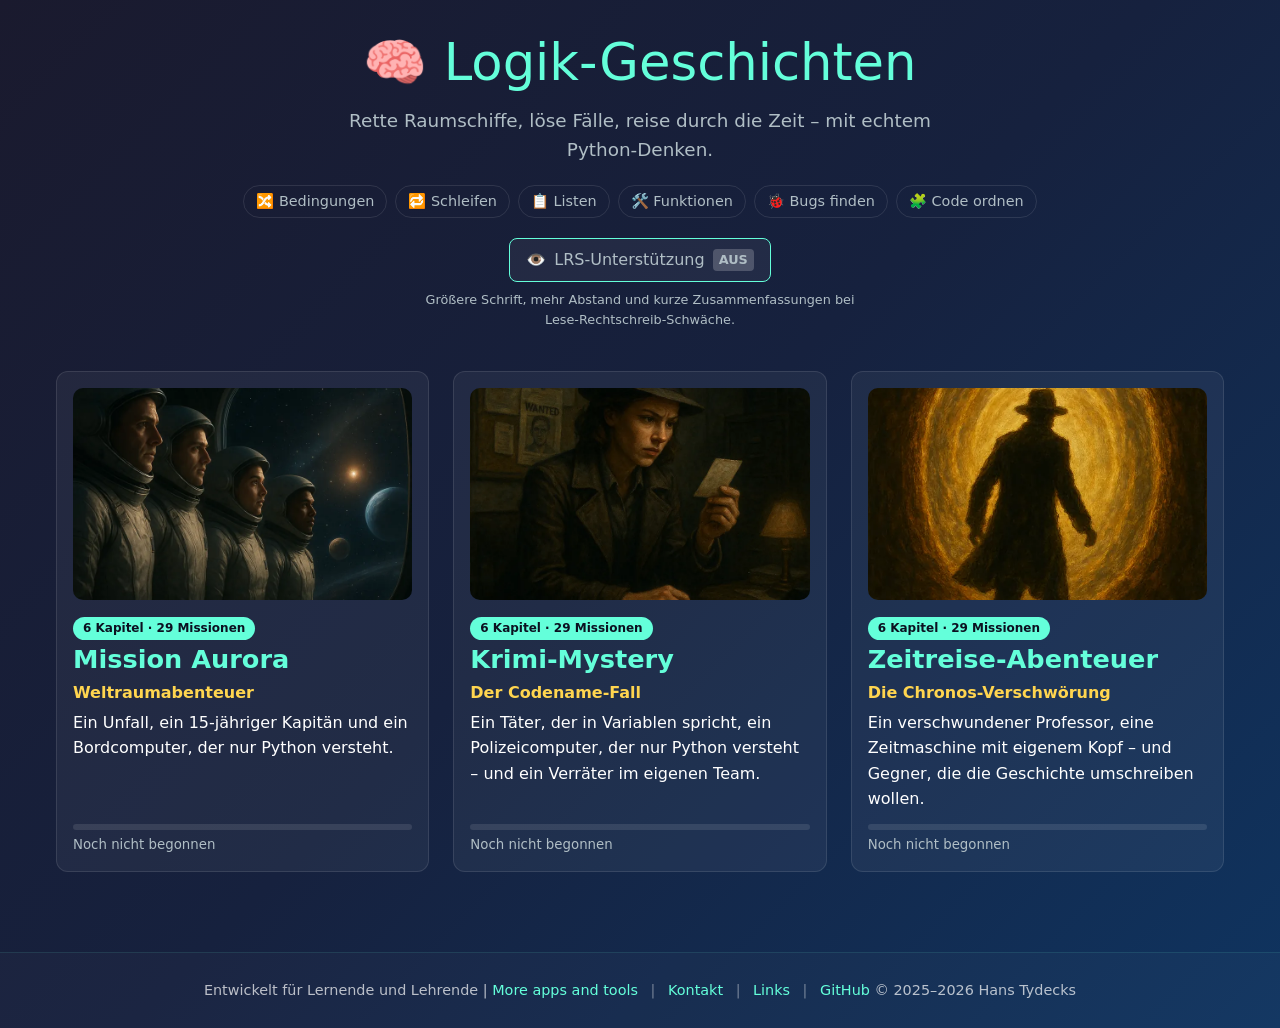
<file: index.html>
<!DOCTYPE html>
<html lang="de">
<head>
    <meta charset="UTF-8">
    <meta name="viewport" content="width=device-width, initial-scale=1.0">
    <title>Logik-Geschichten – Programmieren verstehen</title>
    <meta name="description" content="Story-Lernspiel für Programmierlogik in Python: Bedingungen, Schleifen, Listen, Funktionen, Bug-Jagd und Code-Puzzles – für Schülerinnen und Schüler ab Klasse 9.">
    <link rel="icon" type="image/png" href="favicon.png">
    <link rel="stylesheet" href="css/styles.css">
</head>
<body>
    <main class="container">
        <div id="game-container">
            <div class="home">
                <header class="selection-header">
                    <h1>🧠 Logik-Geschichten</h1>
                    <p>Spiel wird geladen…</p>
                    <noscript><p>Für dieses Spiel muss JavaScript aktiviert sein.</p></noscript>
                </header>
            </div>
        </div>
    </main>

    <footer>
        <div class="impressum">
            <p>
                Entwickelt für Lernende und Lehrende |
                <a href="https://tinfo.space/teachers/Digitale_Tools/" target="_blank" rel="noopener">More apps and tools</a>
                <a href="http://contact.tinfo.space/" id="contact-link">Kontakt</a>
                <a href="https://linktr.ee/tinfo.space" target="_blank" rel="noopener">Links</a>
                <a href="https://github.com/HansTydecks" target="_blank" rel="noopener">GitHub</a>
                © 2025–2026 Hans Tydecks
            </p>
        </div>
    </footer>

    <script type="module" src="js/main.js"></script>
</body>
</html>
</file>
<file: css/styles.css>
/* ==========================================================================
   Logik-Geschichten – Stylesheet
   Farben kommen pro Geschichte als CSS-Variablen aus js/stories.js (THEMES).
   ========================================================================== */

:root {
    --bg-gradient: linear-gradient(135deg, #1a1a2e, #16213e, #0f3460);
    --primary-color: #64ffda;
    --secondary-color: #b0bec5;
    --accent-color: #ffd54f;
    --card-bg: rgba(255, 255, 255, 0.05);
    --text-color: #ffffff;
    --border-color: #64ffda;
    --font-family: 'Segoe UI', 'Roboto', system-ui, sans-serif;
    --mono: Consolas, "Cascadia Mono", "SFMono-Regular", Menlo, "Liberation Mono", "DejaVu Sans Mono", "Courier New", monospace;
    --panel: rgba(0, 0, 0, 0.25);
    --line: rgba(255, 255, 255, 0.1);
    --good: #68d391;
    --bad: #fc8181;
    --warn: #f6ad55;
    --code-bg: #0b1020;
    --radius: 12px;
    color-scheme: dark;
}

* { margin: 0; padding: 0; box-sizing: border-box; }
[hidden] { display: none !important; }

html { background: #10131c; }

body {
    font-family: var(--font-family);
    background: var(--bg-gradient);
    color: var(--text-color);
    min-height: 100vh;
    display: flex;
    flex-direction: column;
    line-height: 1.6;
}

a { color: var(--primary-color); }
code { font-family: var(--mono); }
img { max-width: 100%; display: block; }
h1, h2, h3, h4 { line-height: 1.25; }
h1:focus, h2:focus { outline: none; }

.container {
    width: 100%;
    max-width: 1200px;
    margin: 0 auto;
    flex: 1 0 auto;
    padding: 20px 16px 40px;
}

.muted { color: var(--secondary-color); }
.small { font-size: 0.85em; }

:focus-visible { outline: 2px solid var(--accent-color); outline-offset: 2px; }

/* ---------- Buttons ---------- */
button { font: inherit; color: inherit; }

.btn, .primary, .ghost {
    display: inline-flex;
    align-items: center;
    justify-content: center;
    gap: 6px;
    padding: 10px 20px;
    border-radius: 8px;
    border: 1px solid var(--border-color);
    background: var(--card-bg);
    color: var(--primary-color);
    font: inherit;
    font-weight: 600;
    text-decoration: none;
    cursor: pointer;
    transition: transform 0.15s ease, background 0.15s ease, box-shadow 0.15s ease;
    min-height: 44px;
}
.btn:hover, .primary:hover, .ghost:hover { transform: translateY(-1px); background: rgba(255, 255, 255, 0.08); }
.primary, .btn.primary { background: var(--primary-color); color: #0b1020; border-color: var(--primary-color); }
.primary:hover, .btn.primary:hover { background: var(--primary-color); filter: brightness(1.1); }
.ghost { background: transparent; border-color: var(--line); color: var(--text-color); }
.ghost.small { padding: 6px 12px; min-height: 36px; font-size: 0.85em; font-weight: 400; }
.btn.big { padding: 14px 28px; font-size: 1.1em; }
button:disabled { opacity: 0.5; cursor: default; transform: none !important; }

/* ---------- Startseite ---------- */
.home { animation: fadeInUp 0.6s ease-out; }
.selection-header { text-align: center; margin: 10px 0 40px; }
.selection-header h1 {
    font-size: clamp(2.2em, 6vw, 3.2em);
    color: var(--primary-color);
    font-weight: 300;
    margin-bottom: 12px;
}
.selection-header > p { font-size: 1.15em; color: var(--secondary-color); max-width: 640px; margin: 0 auto; }
.skills { list-style: none; display: flex; flex-wrap: wrap; justify-content: center; gap: 8px; margin: 20px 0; }
.skills li { padding: 4px 12px; border: 1px solid var(--line); border-radius: 20px; font-size: 0.9em; color: var(--secondary-color); }

.stories-grid {
    display: grid;
    grid-template-columns: repeat(auto-fit, minmax(min(100%, 320px), 1fr));
    gap: 24px;
}
.story-card {
    background: var(--card-bg);
    border-radius: var(--radius);
    padding: 16px;
    border: 1px solid var(--line);
    text-decoration: none;
    color: inherit;
    display: flex;
    flex-direction: column;
    transition: transform 0.25s ease, border-color 0.25s ease, box-shadow 0.25s ease;
}
.story-card:hover { transform: translateY(-4px); border-color: var(--primary-color); box-shadow: 0 8px 25px rgba(0, 0, 0, 0.35); }
.story-image { aspect-ratio: 16 / 10; border-radius: 10px; overflow: hidden; margin-bottom: 14px; background: #000; }
.story-image img { width: 100%; height: 100%; object-fit: cover; transition: transform 0.3s ease; }
.story-card:hover .story-image img { transform: scale(1.04); }
.story-info { display: flex; flex-direction: column; gap: 4px; flex: 1; }
.story-info h3 { font-size: 1.6em; color: var(--primary-color); }
.story-subtitle { color: var(--accent-color); font-weight: 600; }
.story-description { flex: 1; }
.badge { display: inline-block; font-size: 0.75em; padding: 2px 10px; border-radius: 20px; background: var(--primary-color); color: #0b1020; font-weight: 700; }
.badge.muted { background: rgba(255, 255, 255, 0.15); color: var(--secondary-color); }
.mini-progress { height: 6px; background: rgba(255, 255, 255, 0.1); border-radius: 3px; overflow: hidden; margin-top: 8px; }
.mini-progress span { display: block; height: 100%; background: var(--primary-color); }

/* ---------- LRS ---------- */
.lrs-toggle-container { margin-top: 10px; }
.lrs-button {
    display: inline-flex; align-items: center; gap: 8px;
    background: var(--card-bg); color: var(--secondary-color);
    border: 1px solid var(--border-color);
    padding: 8px 16px; border-radius: 8px; cursor: pointer; min-height: 44px;
}
.lrs-button.active { background: var(--primary-color); color: #000; }
.lrs-status { font-weight: 700; font-size: 0.8em; background: rgba(255, 255, 255, 0.2); padding: 1px 6px; border-radius: 4px; }
.lrs-description { color: var(--secondary-color); font-size: 0.8em; max-width: 460px; margin: 8px auto 0; }
.lrs-box { margin: 0 0 20px; padding: 12px 16px; border-radius: 8px; background: rgba(255, 213, 79, 0.08); border-left: 4px solid var(--accent-color); }

body.lrs { font-size: 18px; letter-spacing: 0.03em; word-spacing: 0.12em; }
body.lrs .mission-text, body.lrs .story-text { line-height: 2; text-align: left; }
body.lrs .code-block { font-size: 1.05em; }

/* ---------- Navigation ---------- */
.crumbs { font-size: 0.9em; margin-bottom: 14px; color: var(--secondary-color); }
.crumbs a { color: var(--secondary-color); text-decoration: none; }
.crumbs a:hover { color: var(--primary-color); text-decoration: underline; }

/* ---------- Übersicht ---------- */
.overview { animation: fadeInUp 0.5s ease-out; }
.ov-hero { display: grid; grid-template-columns: 220px 1fr; gap: 24px; align-items: center; margin-bottom: 24px; }
.ov-cover { width: 220px; aspect-ratio: 1; object-fit: cover; border-radius: var(--radius); border: 1px solid var(--line); }
.ov-hero h1 { font-size: clamp(1.8em, 5vw, 2.6em); color: var(--primary-color); font-weight: 400; }
.ov-actions { display: flex; flex-wrap: wrap; gap: 12px; margin-top: 16px; align-items: center; }
.prolog { background: var(--card-bg); border: 1px solid var(--line); border-radius: var(--radius); padding: 14px 20px; margin-bottom: 24px; }
.prolog summary { cursor: pointer; font-weight: 600; color: var(--accent-color); }
.prolog p { margin-top: 10px; max-width: 75ch; }

.ov-grid { display: grid; grid-template-columns: 1fr 300px; gap: 24px; align-items: start; }
.chapters { display: grid; gap: 14px; }
.chapter-card {
    display: grid; grid-template-columns: 200px 1fr; gap: 0;
    background: var(--card-bg); border: 1px solid var(--line); border-radius: var(--radius); overflow: hidden;
}
.chapter-card.complete { border-color: rgba(104, 211, 145, 0.5); }
.ch-img img { width: 100%; height: 100%; object-fit: cover; min-height: 120px; }
.ch-body { padding: 14px 18px; }
.ch-kicker { font-size: 0.82em; color: var(--secondary-color); text-transform: uppercase; letter-spacing: 0.06em; }
.concept { color: var(--accent-color); font-weight: 700; }
.ch-body h3 { font-size: 1.3em; margin: 4px 0 10px; }
.ch-body h3 a { color: var(--text-color); text-decoration: none; }
.ch-body h3 a:hover { color: var(--primary-color); }
.dots { display: flex; flex-wrap: wrap; gap: 6px; }
.dot {
    width: 38px; height: 38px; display: grid; place-items: center;
    border-radius: 50%; border: 1px solid var(--line); text-decoration: none; font-size: 1em;
    background: rgba(255, 255, 255, 0.03); filter: grayscale(0.7); opacity: 0.8;
}
.dot:hover { border-color: var(--primary-color); opacity: 1; }
.dot.done { border-color: var(--good); background: rgba(104, 211, 145, 0.15); filter: none; opacity: 1; }
.ov-side { background: var(--panel); border-radius: var(--radius); padding: 18px; border-left: 3px solid var(--primary-color); display: grid; gap: 12px; position: sticky; top: 16px; }
.ov-side h3 { color: var(--primary-color); }
.endings-got { font-size: 0.9em; }
.teacher summary { cursor: pointer; color: var(--secondary-color); font-size: 0.9em; }
.teacher p { font-size: 0.85em; margin: 8px 0; color: var(--secondary-color); }
.teacher code { word-break: break-all; }
.legend { list-style: none; font-size: 0.85em; color: var(--secondary-color); columns: 2; }

/* ---------- Ressourcen ---------- */
.resources { display: grid; gap: 10px; }
.res-top { display: flex; justify-content: space-between; font-size: 0.92em; }
.res-val { font-family: var(--mono); font-weight: 700; }
.res-val small { font-weight: 400; }
.res-bar { height: 8px; background: rgba(255, 255, 255, 0.1); border-radius: 4px; overflow: hidden; margin-top: 3px; }
.res-bar span { display: block; height: 100%; border-radius: 4px; transition: width 0.6s ease; background: var(--good); }
.res-warn .res-bar span { background: var(--warn); }
.res-crit .res-bar span { background: var(--bad); }
.res-prog .res-bar span { background: var(--accent-color); }
.res.hit { animation: hit 0.6s ease; }
.res.hit .res-val small { color: var(--bad); }
.res.gain .res-val small { color: var(--good); }
@keyframes hit { 0%, 100% { transform: none; } 25% { transform: translateX(-4px); } 75% { transform: translateX(4px); } }

.chips { display: flex; flex-wrap: wrap; gap: 6px; margin: 10px 0; }
.chip { font-size: 0.85em; padding: 2px 10px; border-radius: 20px; font-weight: 600; }
.chip.neg { background: rgba(252, 129, 129, 0.15); color: var(--bad); }
.chip.pos { background: rgba(104, 211, 145, 0.15); color: var(--good); }

/* ---------- Kapitel-Intro ---------- */
.chapter-intro { animation: fadeInUp 0.5s ease-out; max-width: 900px; margin: 0 auto; }
.ci-image { border-radius: var(--radius); overflow: hidden; margin-bottom: 20px; box-shadow: 0 10px 40px rgba(0, 0, 0, 0.5); }
.ci-image img { width: 100%; aspect-ratio: 16 / 8; object-fit: cover; }
.ci-body h1 { font-size: clamp(1.8em, 5vw, 2.6em); font-weight: 400; color: var(--primary-color); margin: 4px 0 14px; }
.ci-done { color: var(--good); font-weight: 700; }
.story-text { font-size: 1.1em; line-height: 1.8; max-width: 75ch; }
.story-text p + p { margin-top: 0.8em; }
.ci-missions { list-style: none; margin: 20px 0 24px; display: grid; gap: 6px; }
.ci-missions a { display: flex; gap: 10px; align-items: baseline; padding: 8px 12px; border-radius: 8px; background: var(--card-bg); border: 1px solid var(--line); color: var(--text-color); text-decoration: none; }
.ci-missions a:hover { border-color: var(--primary-color); }
.ci-missions small { margin-left: auto; color: var(--secondary-color); }
.ci-missions li.done a span::after { content: ' ✔'; color: var(--good); }

/* ---------- Mission ---------- */
.mission { animation: fadeInUp 0.4s ease-out; }
.mission-header { margin-bottom: 18px; }
.mh-row { display: flex; justify-content: space-between; align-items: center; gap: 16px; flex-wrap: wrap; }
.mission-header h2 { font-size: clamp(1.4em, 4vw, 2em); color: var(--primary-color); font-weight: 400; }
.type-badge { display: inline-block; font-size: 0.45em; vertical-align: middle; padding: 3px 10px; border-radius: 20px; border: 1px solid var(--line); color: var(--secondary-color); font-weight: 600; margin-right: 6px; }
.mh-dots { display: flex; gap: 6px; }
.mdot { width: 14px; height: 14px; border-radius: 50%; border: 2px solid var(--line); display: block; }
.mdot.done { background: var(--good); border-color: var(--good); }
.mdot.cur { border-color: var(--primary-color); box-shadow: 0 0 0 3px rgba(255, 255, 255, 0.1); }

.mission-layout { display: grid; grid-template-columns: minmax(0, 2fr) minmax(260px, 1fr); gap: 24px; align-items: start; }
.mission-left { background: var(--card-bg); border-radius: var(--radius); padding: 28px; border: 1px solid rgba(255, 255, 255, 0.06); min-width: 0; }
.mission-right { display: grid; gap: 14px; position: sticky; top: 16px; }
.panel { background: var(--panel); border-radius: var(--radius); padding: 16px 18px; border-left: 3px solid var(--primary-color); }
.panel h3 { font-size: 1.05em; color: var(--primary-color); margin-bottom: 10px; }

.mission-text { font-size: 1.08em; line-height: 1.8; margin-bottom: 22px; }
.mission-text p + p { margin-top: 0.8em; }
.mission-text strong { color: var(--accent-color); }
.mission-text code, .story-text code, .explain code, .fb code, .hint code {
    background: rgba(0, 0, 0, 0.35); padding: 1px 6px; border-radius: 4px; font-size: 0.92em; color: var(--accent-color);
}
.ph { font-family: var(--mono); font-weight: 700; color: var(--primary-color); }

.var-list { display: grid; gap: 6px; }
.var-row { display: grid; grid-template-columns: auto auto 1fr auto; gap: 6px; align-items: center; font-size: 0.92em; background: rgba(255, 255, 255, 0.05); padding: 6px 10px; border-radius: 6px; }
.vn { color: var(--text-color); font-weight: 700; overflow-wrap: anywhere; }
.eq { color: var(--secondary-color); }
.vv { overflow-wrap: anywhere; }
.vv.t-int, .vv.t-float { color: #90cdf4; }
.vv.t-str { color: #9ae6b4; }
.vv.t-bool { color: #fbb6ce; }
.vv.t-list { color: #fbd38d; }
.vt { font-size: 0.75em; color: var(--secondary-color); }

.vars-inline { display: none; margin: 0 0 18px; background: var(--panel); border-radius: 10px; padding: 10px 14px; border-left: 3px solid var(--primary-color); }
.vars-inline summary { cursor: pointer; font-weight: 600; color: var(--primary-color); margin-bottom: 6px; }
.help { display: grid; gap: 8px; }
.hint-btn, .step-btn {
    background: transparent; border: 1px dashed var(--line); color: var(--text-color);
    padding: 8px 12px; border-radius: 8px; cursor: pointer; text-align: left; min-height: 40px;
}
.hint-btn:hover, .step-btn:hover { border-color: var(--accent-color); }
.step-btn { border-style: solid; border-color: var(--primary-color); color: var(--primary-color); font-weight: 600; }
.hint { font-size: 0.92em; background: rgba(255, 213, 79, 0.07); padding: 10px 12px; border-radius: 8px; border-left: 3px solid var(--accent-color); }
.pulse { animation: pulse 1.5s ease-in-out 3; border-color: var(--accent-color); }
@keyframes pulse { 0%, 100% { box-shadow: none; } 50% { box-shadow: 0 0 0 4px rgba(255, 213, 79, 0.25); } }

/* ---------- Code ---------- */
.code-block {
    background: var(--code-bg);
    border: 1px solid rgba(255, 255, 255, 0.08);
    border-radius: 10px;
    padding: 10px 0;
    font-family: var(--mono);
    font-size: 1em;
    line-height: 1.65;
    overflow-x: auto;
    margin: 6px 0 16px;
}
.code-block.small { font-size: 0.9em; }
.code-line {
    display: flex; width: 100%; text-align: left; align-items: baseline;
    background: transparent; border: 0; border-left: 3px solid transparent;
    padding: 1px 14px 1px 0; font: inherit; color: #e2e8f0; white-space: pre; min-height: 1.65em;
}
.code-line .ln { width: 2.6em; flex: 0 0 auto; text-align: right; padding-right: 14px; color: rgba(255, 255, 255, 0.25); user-select: none; }
.code-line .lc { flex: 1; }
button.code-line { cursor: pointer; transition: background 0.12s ease; }
button.code-line:hover:not(:disabled) { background: rgba(255, 255, 255, 0.07); border-left-color: var(--accent-color); }
button.code-line.clickable { position: relative; }
button.code-line.clickable::after { content: '👈'; opacity: 0; margin-left: 10px; transition: opacity 0.12s; }
button.code-line.clickable:hover:not(:disabled)::after { opacity: 0.8; }
.code-line.right { background: rgba(104, 211, 145, 0.18) !important; border-left-color: var(--good); }
.code-line.wrong, .code-line.wrong-perm { background: rgba(252, 129, 129, 0.15); border-left-color: var(--bad); }
.code-line.wrong { animation: hit 0.4s ease; }
.code-line.current { background: rgba(255, 213, 79, 0.16); border-left-color: var(--accent-color); }
.code-line.bug-line { background: rgba(252, 129, 129, 0.08); border-left-color: var(--bad); }
.code-line.dim { opacity: 0.55; }

.tk-kw { color: #f687b3; font-weight: 700; }
.tk-const { color: #f6ad55; }
.tk-str { color: #9ae6b4; }
.tk-num { color: #90cdf4; }
.tk-com { color: #718096; font-style: italic; }
.tk-builtin { color: #81e6d9; }
.tk-fn { color: #fbd38d; }
.tk-op { color: #e2e8f0; }
.tk-name { color: #e2e8f0; }
code.hl { background: rgba(0, 0, 0, 0.35); padding: 1px 6px; border-radius: 4px; }

input.blank {
    font: inherit; font-family: var(--mono);
    background: rgba(255, 213, 79, 0.08);
    border: 1px dashed var(--accent-color);
    border-radius: 4px; color: #fff;
    padding: 0 6px; margin: 0 2px; min-width: 6ch; max-width: 100%;
}
input.blank:focus { outline: none; border-style: solid; background: rgba(255, 213, 79, 0.14); }
input.blank[readonly] { border-color: var(--good); background: rgba(104, 211, 145, 0.12); }

/* ---------- Aufgaben ---------- */
.task-q { font-weight: 600; margin: 6px 0 10px; }
.task-q code { color: var(--accent-color); }
.task-actions { display: flex; flex-wrap: wrap; gap: 10px; margin: 6px 0 12px; }
.options { display: grid; grid-template-columns: repeat(auto-fit, minmax(140px, 1fr)); gap: 10px; }
.option {
    padding: 12px 16px; border-radius: 8px; border: 1px solid var(--border-color);
    background: var(--card-bg); cursor: pointer; font-family: var(--mono); font-weight: 700; font-size: 1.05em; min-height: 48px; text-align: center;
}
.option pre { font: inherit; white-space: pre-wrap; text-align: left; }
.option:hover:not(:disabled) { background: rgba(255, 255, 255, 0.08); transform: translateY(-1px); }
.option.right { background: rgba(104, 211, 145, 0.2); border-color: var(--good); opacity: 1; }
.option.wrong-perm { border-color: var(--bad); text-decoration: line-through; }
.answer-form { display: flex; gap: 10px; flex-wrap: wrap; align-items: flex-start; }
.answer {
    flex: 1 1 200px; font-family: var(--mono); font-size: 1.05em; padding: 10px 14px;
    border-radius: 8px; border: 1px solid var(--line); background: var(--code-bg); color: #fff; min-height: 44px;
}
.answer:focus { border-color: var(--primary-color); outline: none; }

/* Parsons */
.parsons { list-style: none; display: grid; gap: 6px; padding: 8px; border-radius: 10px; background: var(--code-bg); min-height: 52px; border: 1px solid rgba(255, 255, 255, 0.08); }
.parsons.trash { background: rgba(0, 0, 0, 0.2); border-style: dashed; }
.trash-title { margin: 14px 0 6px; font-size: 0.95em; color: var(--secondary-color); }
.parsons .empty { color: var(--secondary-color); font-size: 0.9em; padding: 8px; text-align: center; }
.pline {
    display: flex; align-items: center; gap: 8px;
    padding: 4px 6px 4px calc(8px + var(--indent) * 2.2em);
    background: rgba(255, 255, 255, 0.05); border: 1px solid rgba(255, 255, 255, 0.08); border-radius: 6px;
    background-image: repeating-linear-gradient(90deg, transparent 0 calc(2.2em - 1px), rgba(255, 255, 255, 0.07) calc(2.2em - 1px) 2.2em);
    background-size: calc(var(--indent) * 2.2em) 100%; background-repeat: no-repeat; background-position: 8px 0;
    cursor: grab; transition: padding 0.15s ease;
}
.pline.dragging { opacity: 0.4; }
.pline.drop-before { box-shadow: 0 -3px 0 var(--accent-color); }
.pline.drop-after { box-shadow: 0 3px 0 var(--accent-color); }
.grip { color: rgba(255, 255, 255, 0.3); user-select: none; }
.pcode { flex: 1; white-space: pre; overflow-x: auto; font-size: 0.98em; }
.pbtns { display: flex; gap: 3px; flex: 0 0 auto; }
.pbtns button {
    width: 34px; height: 34px; border-radius: 6px; border: 1px solid var(--line);
    background: rgba(255, 255, 255, 0.06); cursor: pointer; font-size: 0.95em;
}
.pbtns button:hover:not(:disabled) { border-color: var(--accent-color); }

/* Testergebnisse */
.tests { margin: 10px 0; padding: 12px 14px; border-radius: 10px; background: rgba(0, 0, 0, 0.25); }
.tests h4 { font-size: 0.95em; margin-bottom: 6px; color: var(--secondary-color); }
.tests ul { list-style: none; display: grid; gap: 6px; }
.tests li { display: grid; grid-template-columns: auto 1fr; gap: 2px 8px; }
.tests li .err { grid-column: 2; font-size: 0.88em; color: var(--bad); }
.tests li .err pre { background: rgba(0, 0, 0, 0.3); padding: 4px 8px; border-radius: 4px; color: #e2e8f0; font-family: var(--mono); white-space: pre-wrap; }
.tests li .err code { color: #fff; background: rgba(0, 0, 0, 0.3); padding: 0 4px; border-radius: 3px; }
.syntax-err, .info { margin: 10px 0; padding: 10px 14px; border-radius: 8px; }
.syntax-err { background: rgba(252, 129, 129, 0.12); border-left: 4px solid var(--bad); }
.info { background: rgba(144, 205, 244, 0.1); border-left: 4px solid #90cdf4; }

/* Feedback */
.feedback:empty { display: none; }
.fb { margin-top: 18px; padding: 18px 20px; border-radius: var(--radius); scroll-margin-top: 16px; }
.fb-head { font-size: 1.25em; font-weight: 700; margin-bottom: 6px; }
.fb-wrong { background: rgba(252, 129, 129, 0.1); border: 1px solid rgba(252, 129, 129, 0.4); }
.fb-wrong .fb-head { color: var(--bad); }
.fb-right { background: rgba(104, 211, 145, 0.08); border: 1px solid rgba(104, 211, 145, 0.45); animation: fadeInUp 0.4s ease-out; }
.fb-right .fb-head { color: var(--good); }
.fb h4 { margin: 10px 0 6px; font-size: 1em; color: var(--accent-color); }
.explain { margin: 12px 0; padding: 10px 14px; border-radius: 8px; background: rgba(0, 0, 0, 0.2); }
.success-story { margin: 14px 0; padding-top: 12px; border-top: 1px solid var(--line); font-style: italic; line-height: 1.8; }
.fb-actions { display: flex; flex-wrap: wrap; gap: 10px; justify-content: flex-end; margin-top: 10px; }
.cond-trace { padding-left: 0; list-style: none; display: grid; gap: 8px; }
.cond-trace li { background: rgba(0, 0, 0, 0.2); padding: 8px 12px; border-radius: 8px; }
.cond-trace .tag { font-size: 0.75em; color: var(--secondary-color); margin-right: 6px; }
.cond-trace .eval { font-size: 0.92em; }
.cond-trace .op { color: #f687b3; font-family: var(--mono); font-weight: 700; margin: 0 4px; }
b.t { color: var(--good); }
b.f { color: var(--bad); }
.console { font-family: var(--mono); background: #000; color: #c6f6d5; padding: 8px 12px; border-radius: 6px; white-space: pre-wrap; min-height: 2.2em; }
.console.empty::before { content: '(noch keine Ausgabe)'; color: #4a5568; }

/* ---------- Schritt-Modus ---------- */
dialog.stepper {
    width: min(1000px, calc(100vw - 24px)); max-height: calc(100vh - 24px);
    margin: auto; border: 1px solid var(--border-color); border-radius: var(--radius);
    background: #111827; color: var(--text-color); padding: 0; overflow: hidden;
    display: flex; flex-direction: column;
}
dialog.stepper:not([open]) { display: none; }
dialog.stepper::backdrop { background: rgba(0, 0, 0, 0.7); backdrop-filter: blur(3px); }
.stepper-head { display: flex; justify-content: space-between; align-items: center; padding: 12px 18px; border-bottom: 1px solid var(--line); }
.stepper-head h3 { color: var(--primary-color); font-size: 1.1em; }
.icon-btn { background: transparent; border: 0; font-size: 1.3em; cursor: pointer; width: 40px; height: 40px; border-radius: 50%; }
.icon-btn:hover { background: rgba(255, 255, 255, 0.1); }
.stepper-note { padding: 6px 18px 0; color: var(--secondary-color); font-size: 0.9em; }
.stepper-body { display: grid; grid-template-columns: minmax(0, 3fr) minmax(220px, 2fr); gap: 16px; padding: 12px 18px; overflow: auto; flex: 1; }
.stepper-side h4 { font-size: 0.9em; color: var(--secondary-color); margin: 10px 0 4px; }
.stepper-status { padding: 8px 12px; border-radius: 8px; background: rgba(255, 213, 79, 0.08); min-height: 2.6em; }
.stepper-status .good { color: var(--good); }
.stepper-status .bad { color: var(--bad); }
.var-table { width: 100%; border-collapse: collapse; font-family: var(--mono); font-size: 0.95em; }
.var-table th, .var-table td { padding: 4px 8px; border-bottom: 1px solid var(--line); text-align: left; overflow-wrap: anywhere; }
.var-table th { color: var(--secondary-color); font-weight: 400; white-space: nowrap; overflow-wrap: normal; width: 1%; }
.var-table tr.changed td { color: var(--accent-color); font-weight: 700; animation: flash 0.6s ease; }
.var-table .empty { color: #4a5568; }
@keyframes flash { from { background: rgba(255, 213, 79, 0.3); } to { background: transparent; } }
.stepper-controls { display: flex; gap: 8px; align-items: center; padding: 12px 18px; border-top: 1px solid var(--line); flex-wrap: wrap; }
.stepper-controls button { min-width: 44px; height: 44px; border-radius: 8px; border: 1px solid var(--line); background: rgba(255, 255, 255, 0.06); cursor: pointer; padding: 0 12px; }
.stepper-controls button:hover:not(:disabled) { border-color: var(--primary-color); }
.stepper-controls .play { background: var(--primary-color); color: #0b1020; font-weight: 700; border-color: var(--primary-color); }
.step-count { margin-left: auto; color: var(--secondary-color); font-size: 0.9em; }

/* ---------- Ende ---------- */
.ending { max-width: 900px; margin: 0 auto; animation: fadeInUp 0.6s ease-out; display: grid; gap: 18px; }
.ending h1 { font-size: clamp(2em, 6vw, 3em); font-weight: 400; color: var(--primary-color); text-align: center; }
.ending-worst h1 { color: var(--warn); }
.end-calc { background: var(--panel); border-radius: var(--radius); padding: 16px 18px; }
.end-vars { display: flex; flex-wrap: wrap; gap: 8px; margin: 8px 0; }
.end-vars code { background: rgba(0, 0, 0, 0.4); padding: 2px 8px; border-radius: 4px; color: var(--accent-color); }
.end-image img { border-radius: var(--radius); width: 100%; box-shadow: 0 10px 40px rgba(0, 0, 0, 0.5); }
.end-actions { display: flex; flex-wrap: wrap; gap: 10px; justify-content: center; }

.error-container { background: rgba(244, 67, 54, 0.2); border: 1px solid #f44336; padding: 30px; border-radius: var(--radius); text-align: center; display: grid; gap: 14px; justify-items: center; }

/* ---------- Footer ---------- */
footer {
    margin-top: 40px; padding: 26px 16px;
    background: rgba(255, 255, 255, 0.02); border-top: 1px solid rgba(100, 255, 218, 0.1);
    text-align: center; flex: 0 0 auto;
}
.impressum { max-width: 1200px; margin: 0 auto; }
.impressum p { font-size: 0.9em; color: rgba(255, 255, 255, 0.7); }
.impressum a { color: var(--primary-color); text-decoration: none; }
.impressum a:hover { color: var(--accent-color); text-decoration: underline; }
.impressum a:not(:last-child)::after { content: " | "; color: rgba(255, 255, 255, 0.4); margin: 0 8px; pointer-events: none; }
body.story-mode footer { display: none; }

@keyframes fadeInUp { from { opacity: 0; transform: translateY(20px); } to { opacity: 1; transform: none; } }
@media (prefers-reduced-motion: reduce) {
    *, *::before, *::after { animation: none !important; transition: none !important; }
}

/* ---------- Responsive ---------- */
@media (max-width: 960px) {
    .mission-layout, .ov-grid { grid-template-columns: 1fr; }
    .mission-right, .ov-side { position: static; }
    .mission-right { grid-template-columns: repeat(auto-fit, minmax(240px, 1fr)); }
    .vars-panel { display: none; }
    .vars-inline { display: block; }
    .stepper-body { grid-template-columns: 1fr; }
}
@media (max-width: 640px) {
    .container { padding: 12px 12px 30px; }
    .mission-left { padding: 18px 14px; }
    .ov-hero { grid-template-columns: 1fr; }
    .ov-cover { width: 100%; aspect-ratio: 16 / 9; }
    .chapter-card { grid-template-columns: 1fr; }
    .ch-img img { aspect-ratio: 16 / 7; min-height: 0; }
    .code-block { font-size: 0.88em; }
    .code-line .ln { width: 2em; padding-right: 8px; }
    .pline { flex-wrap: wrap; padding-left: calc(6px + var(--indent) * 1.4em); background-image: none; border-left: calc(var(--indent) * 4px) solid rgba(255, 213, 79, 0.25); }
    .grip { display: none; }
    .pcode { flex-basis: 100%; }
    .pbtns { width: 100%; justify-content: flex-end; }
    .stepper-controls .play { flex: 1; }
    .fb-actions { justify-content: stretch; }
    .fb-actions > * { flex: 1; }
}
</file>
